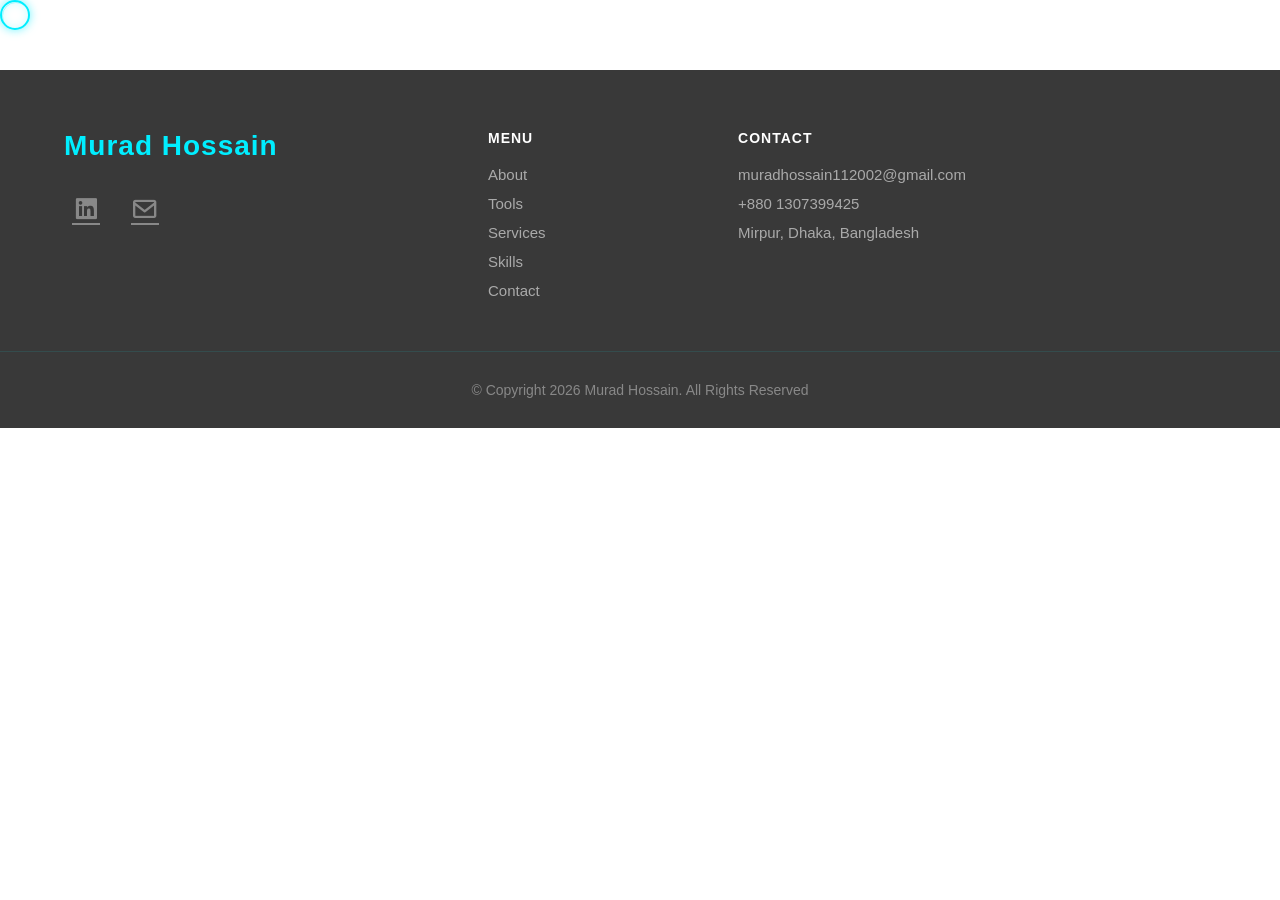
<file: contact.html>
<!DOCTYPE html>
<html lang="en">
<head>
  <meta charset="UTF-8">
  <meta name="viewport" content="width=device-width, initial-scale=1.0">
  <link rel="stylesheet" href="style.css">
  <link href='https://unpkg.com/boxicons@2.1.4/css/boxicons.min.css' rel='stylesheet'>
  <title>Contact - Portfolio</title>
</head>
<body>
  <div class="cursor-follower"></div>
  <header class="header">
    <button class="menu-toggle" aria-label="Toggle navigation menu" aria-expanded="false">
      <span class="hamburger"></span>
    </button>
    <nav class="navbar" aria-label="Main navigation">
      <a href="index.html">Home</a>
      <a href="about.html">About</a>
      <a href="tools.html">Tools</a>
      <a href="services.html">Services</a>
      <a href="skills.html">Skills</a>
      <a href="contact.html">Contact</a>
    </nav>
  </header>
  <main>
    <footer class="contact" id="contact">
      <div class="footer-content">
        <div class="footer-left">
          <div class="footer-logo">
            <h3>Murad Hossain</h3>
          </div>
          <div class="footer-socials">
            <a href="https://www.linkedin.com/in/murad-hossain-170586353" target="_blank" rel="noopener" title="LinkedIn"><i class='bx bxl-linkedin-square'></i></a>
            <a href="mailto:muradhossain112002@gmail.com" title="Email"><i class='bx bx-envelope'></i></a>
          </div>
        </div>
        <div class="footer-links-section">
          <div class="footer-column">
            <h4>MENU</h4>
            <ul>
              <li><a href="about.html">About</a></li>
              <li><a href="tools.html">Tools</a></li>
              <li><a href="services.html">Services</a></li>
              <li><a href="skills.html">Skills</a></li>
              <li><a href="contact.html">Contact</a></li>
            </ul>
          </div>
          <div class="footer-column">
            <h4>CONTACT</h4>
            <ul>
              <li><a href="mailto:muradhossain112002@gmail.com">muradhossain112002@gmail.com</a></li>
              <li><a href="tel:+880130739925">+880 1307399425</a></li>
              <li>Mirpur, Dhaka, Bangladesh</li>
            </ul>
          </div>
        </div>
      </div>
      <div class="footer-bottom">
        <p>&copy; Copyright 2026 Murad Hossain. All Rights Reserved</p>
      </div>
    </footer>
  </main>
<!--Start of Tawk.to Script-->
<script type="text/javascript">
var Tawk_API=Tawk_API||{}, Tawk_LoadStart=new Date();
(function(){
var s1=document.createElement("script"),s0=document.getElementsByTagName("script")[0];
s1.async=true;
s1.src='https://embed.tawk.to/69dc11cf9043e11c35333d15/1jm1qb500';
s1.charset='UTF-8';
s1.setAttribute('crossorigin','*');
s0.parentNode.insertBefore(s1,s0);
})();
</script>
<!--End of Tawk.to Script-->
  <script src="main.js"></script>
</body>
</html>
</file>
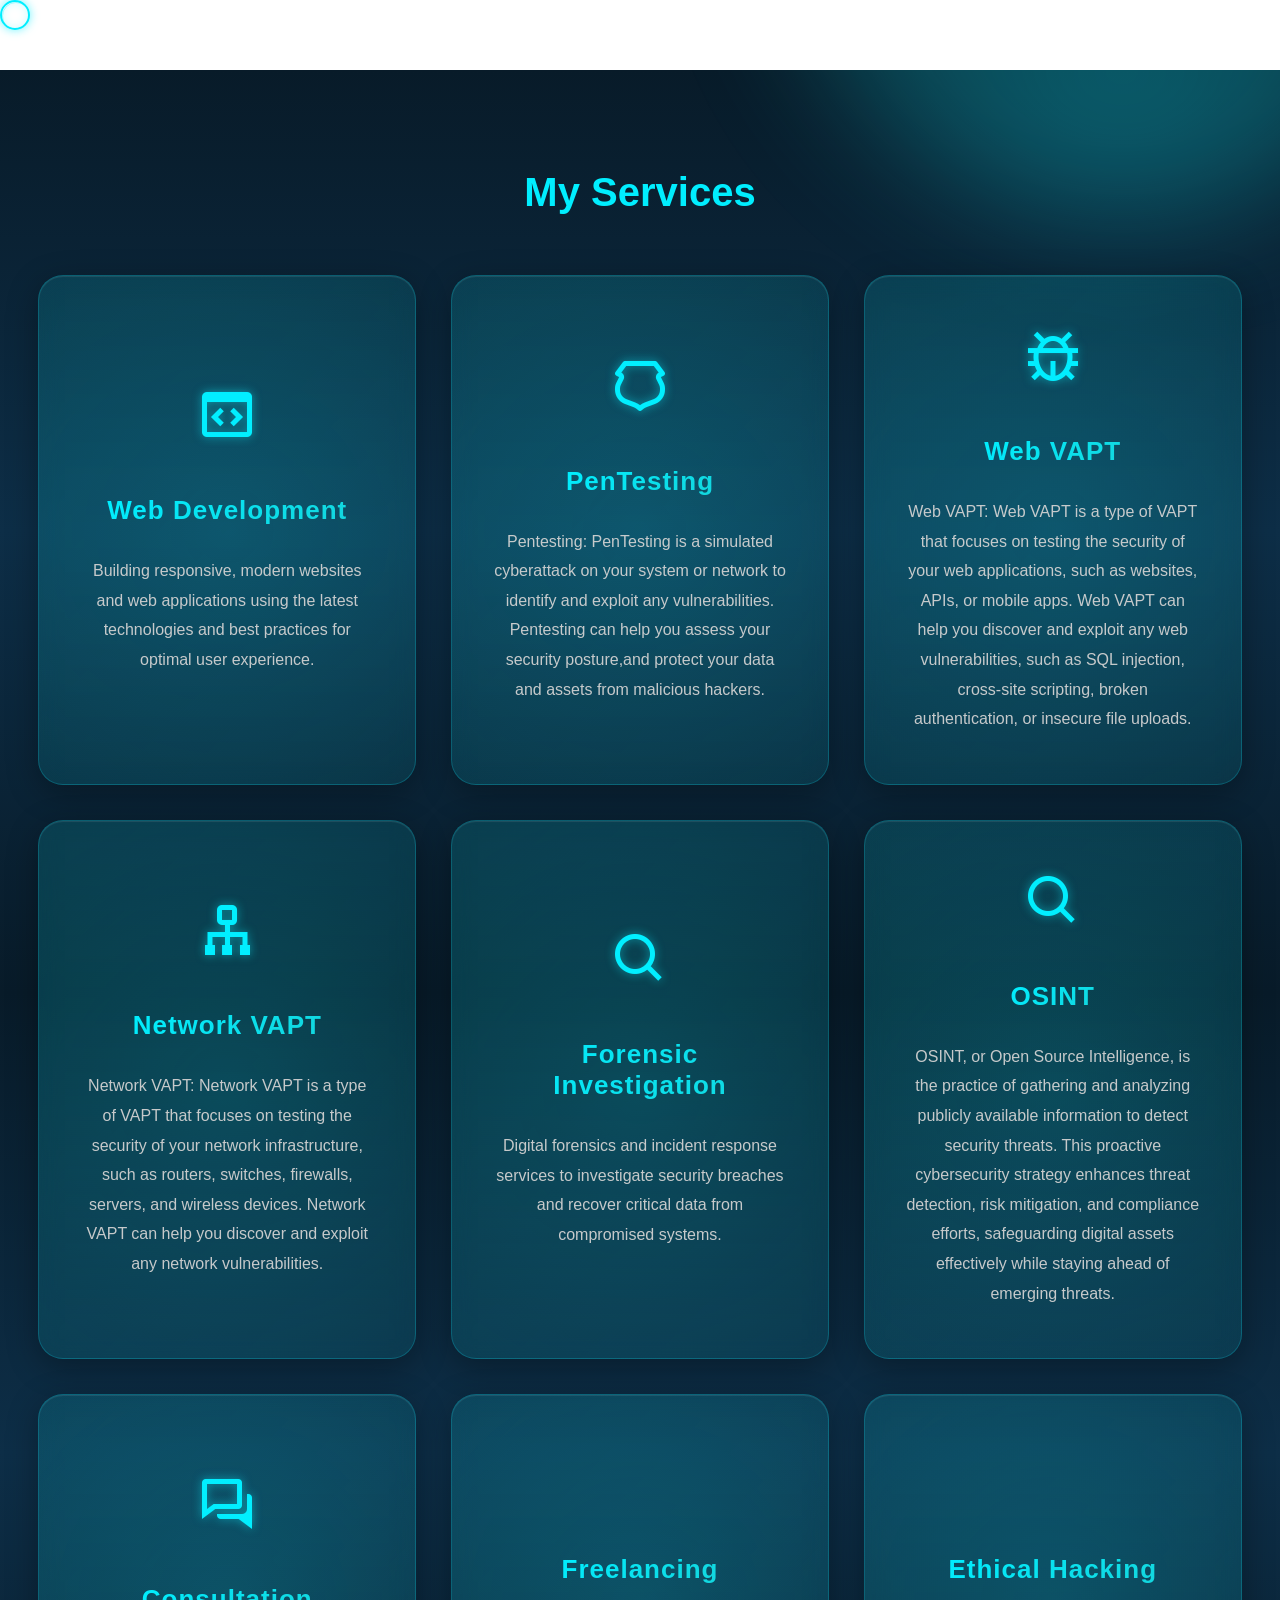
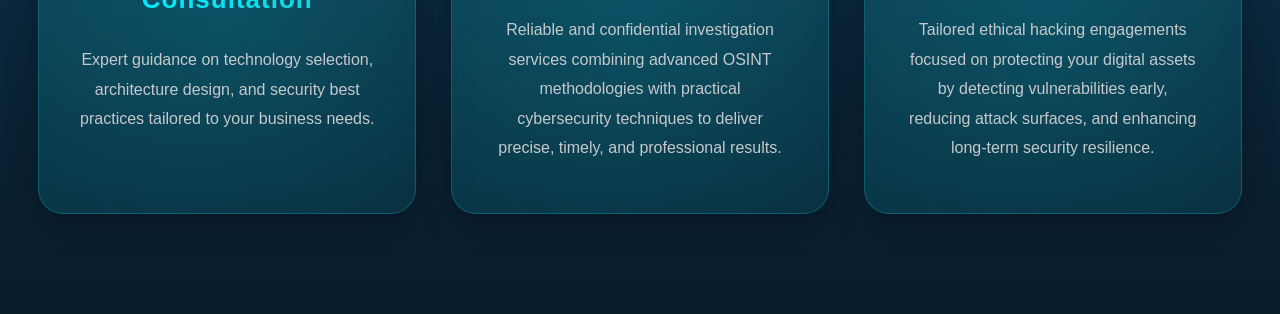
<file: services.html>
<!DOCTYPE html>
<html lang="en">
<head>
  <meta charset="UTF-8">
  <meta name="viewport" content="width=device-width, initial-scale=1.0">
  <link rel="stylesheet" href="style.css">
  <link href='https://unpkg.com/boxicons@2.1.4/css/boxicons.min.css' rel='stylesheet'>
  <title>Services - Portfolio</title>
</head>
<body>
  <div class="cursor-follower"></div>
  <header class="header">
    <button class="menu-toggle" aria-label="Toggle navigation menu" aria-expanded="false">
      <span class="hamburger"></span>
    </button>
    <nav class="navbar" aria-label="Main navigation">
      <a href="index.html">Home</a>
      <a href="about.html">About</a>
      <a href="tools.html">Tools</a>
      <a href="services.html">Services</a>
      <a href="skills.html">Skills</a>
      <a href="contact.html">Contact</a>
    </nav>
  </header>
  <main>
    <section class="offerings" id="offerings">
      <h2 class="headings">My Services</h2>
      <div class="offerings-container">
            <div class="offering-card reveal">
                <div class="offering-icon">
                    <i class='bx bx-code-block'></i>
                </div>
                <h3>Web Development</h3>
                <p>Building responsive, modern websites and web applications using the latest technologies and best practices for optimal user experience.</p>
            </div>

            <div class="offering-card reveal">
                <div class="offering-icon">
                    <i class='bx bx-shield-alt'></i>
                </div>
                <h3>PenTesting</h3>
                <p>Pentesting: PenTesting is a simulated cyberattack on your system or network to identify and exploit any vulnerabilities. Pentesting can help you assess your security posture,and protect your data and assets from malicious hackers.</p>
            </div>

            <div class="offering-card reveal">
                <div class="offering-icon">
                    <i class="bx bx-bug" ></i>
                </div>
                <h3>Web VAPT</h3>
                <p>Web VAPT: Web VAPT is a type of VAPT that focuses on testing the security of your web applications, such as websites, APIs, or mobile apps. Web VAPT can help you discover and exploit any web vulnerabilities, such as SQL injection, cross-site scripting, broken authentication, or insecure file uploads.</p>
            </div>

            <div class="offering-card reveal">
                <div class="offering-icon">
                    <i class="bx bx-sitemap"></i>
                </div>
                <h3>Network VAPT</h3>
                <p>Network VAPT: Network VAPT is a type of VAPT that focuses on testing the security of your network infrastructure, such as routers, switches, firewalls, servers, and wireless devices. Network VAPT can help you discover and exploit any network vulnerabilities.</p>
            </div>

            <div class="offering-card reveal">
                <div class="offering-icon">
                    <i class='bx bx-search'></i>
                </div>
                <h3>Forensic Investigation</h3>
                <p>Digital forensics and incident response services to investigate security breaches and recover critical data from compromised systems.</p>
            </div>

            <div class="offering-card reveal">
                <div class="offering-icon">
                    <i class='bx bx-search'></i>
                </div>
                <h3>OSINT</h3>
                <p>OSINT, or Open Source Intelligence, is the practice of gathering and analyzing publicly available information to detect security threats. This proactive cybersecurity strategy enhances threat detection, risk mitigation, and compliance efforts, safeguarding digital assets effectively while staying ahead of emerging threats.</p>
            </div>

            <div class="offering-card reveal">
                <div class="offering-icon">
                    <i class='bx bx-conversation'></i>
                </div>
                <h3>Consultation</h3>
                <p>Expert guidance on technology selection, architecture design, and security best practices tailored to your business needs.</p>
            </div>

            <div class="offering-card reveal">
                <div class="offering-icon">
                    <i class="bx bx-message-circle-dots"></i>
                </div>
                <h3>Freelancing</h3>
                <p>Reliable and confidential investigation services combining advanced OSINT methodologies with practical cybersecurity techniques to deliver precise, timely, and professional results.</p>
            </div>

            <div class="offering-card reveal">
                <div class="offering-icon">
                    <i class="bx bx-message-circle-dots"></i>
                </div>
                <h3>Ethical Hacking</h3>
                <p>Tailored ethical hacking engagements focused on protecting your digital assets by detecting vulnerabilities early, reducing attack surfaces, and enhancing long-term security resilience.</p>
            </div>

        </div>
    </section>
  </main>
<!--Start of Tawk.to Script-->
<script type="text/javascript">
var Tawk_API=Tawk_API||{}, Tawk_LoadStart=new Date();
(function(){
var s1=document.createElement("script"),s0=document.getElementsByTagName("script")[0];
s1.async=true;
s1.src='https://embed.tawk.to/69dc11cf9043e11c35333d15/1jm1qb500';
s1.charset='UTF-8';
s1.setAttribute('crossorigin','*');
s0.parentNode.insertBefore(s1,s0);
})();
</script>
<!--End of Tawk.to Script-->
  <script src="main.js"></script>
</body>
</html>
</file>
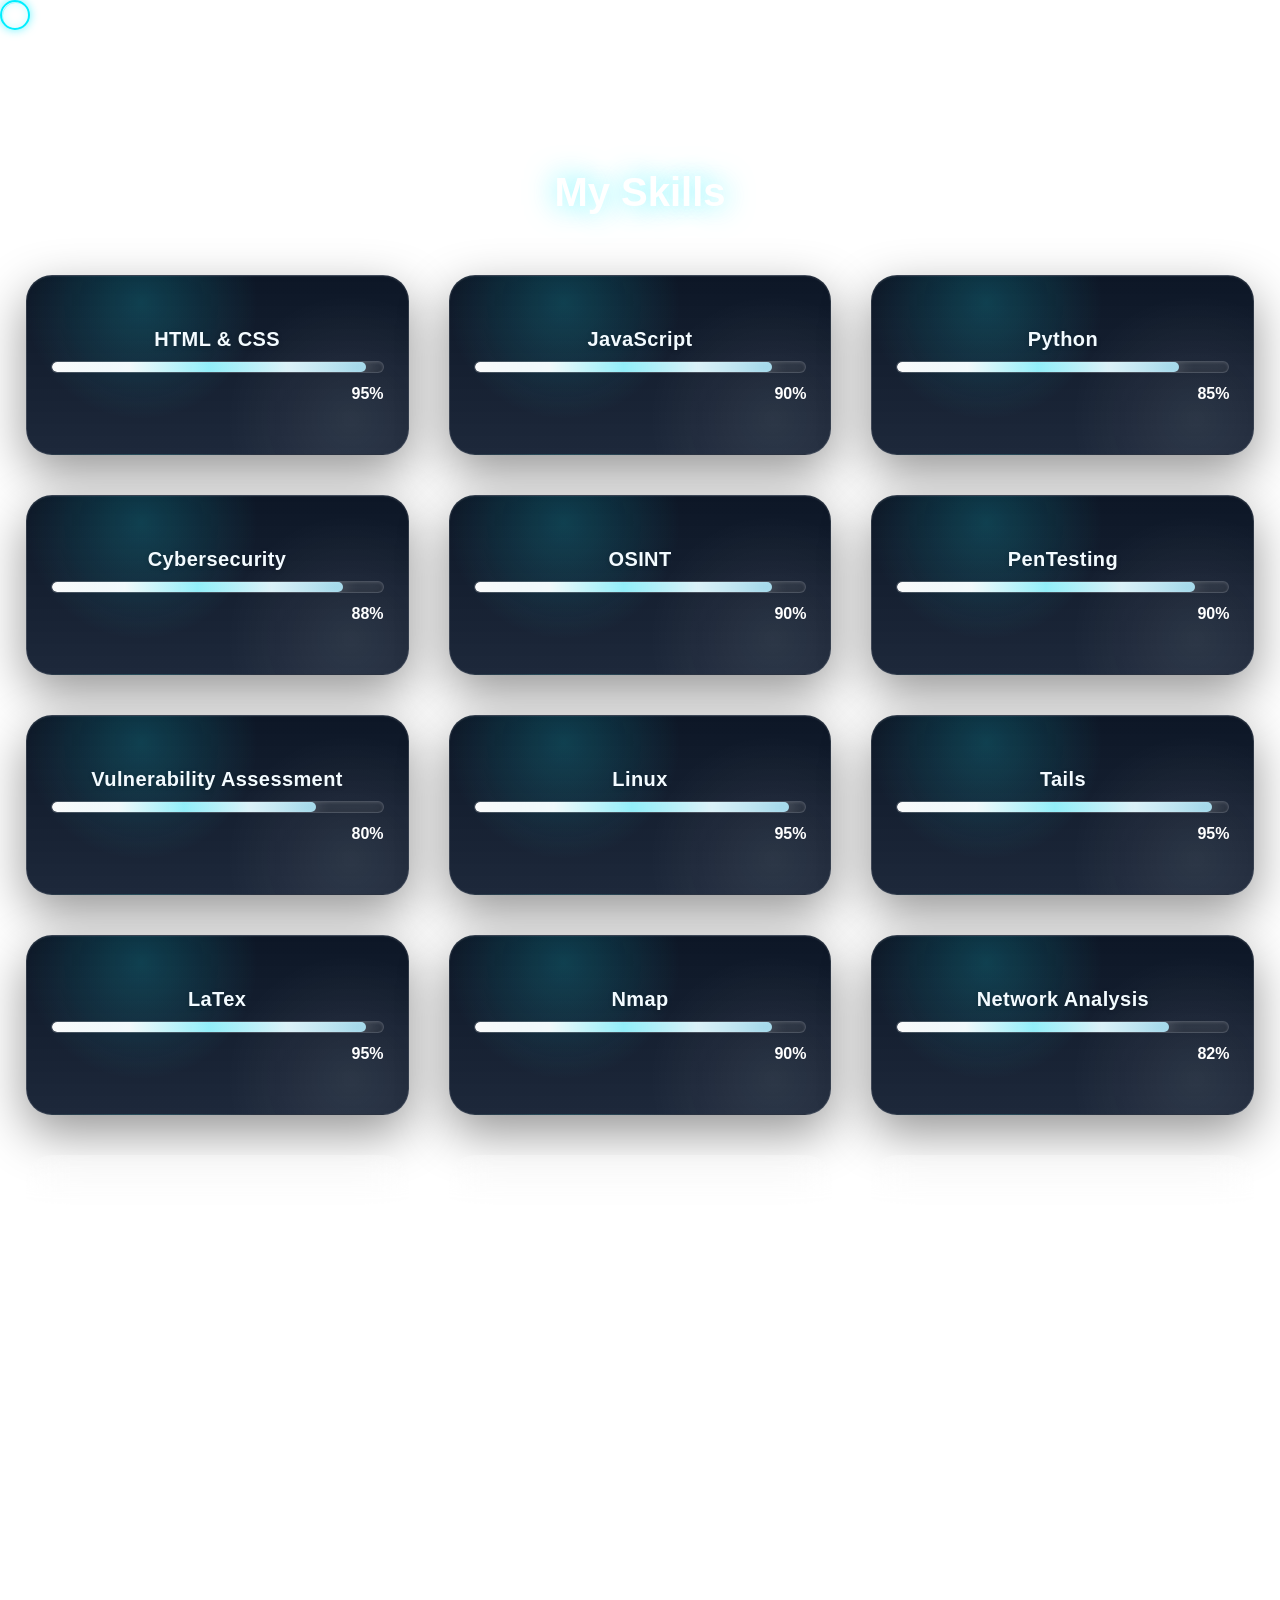
<file: skills.html>
<!DOCTYPE html>
<html lang="en">
<head>
  <meta charset="UTF-8">
  <meta name="viewport" content="width=device-width, initial-scale=1.0">
  <link rel="stylesheet" href="style.css">
  <link href='https://unpkg.com/boxicons@2.1.4/css/boxicons.min.css' rel='stylesheet'>
  <title>Skills - Portfolio</title>
</head>
<body>
  <div class="cursor-follower"></div>
  <header class="header">
    <button class="menu-toggle" aria-label="Toggle navigation menu" aria-expanded="false">
      <span class="hamburger"></span>
    </button>
    <nav class="navbar" aria-label="Main navigation">
      <a href="index.html">Home</a>
      <a href="about.html">About</a>
      <a href="tools.html">Tools</a>
      <a href="services.html">Services</a>
      <a href="skills.html">Skills</a>
      <a href="contact.html">Contact</a>
    </nav>
  </header>
  <main>
    <section class="skills" id="skills">
      <h2 class="heading skills-page-heading">My Skills</h2>
      <div class="skills-container">
        <div class="skill-item reveal">
          <h3>HTML & CSS</h3>
            <div class="progress-bar">
            <div class="progress" style="--progress-width:95%;"></div>
          </div>
          <span class="percentage">95%</span>
        </div>
        <div class="skill-item reveal">
          <h3>JavaScript</h3>
            <div class="progress-bar">
            <div class="progress" style="--progress-width:90%;"></div>
          </div>
          <span class="percentage">90%</span>
        </div>
        <div class="skill-item reveal">
          <h3>Python</h3>
          <div class="progress-bar">
            <div class="progress" style="--progress-width:85%;"></div>
          </div>
          <span class="percentage">85%</span>
        </div>
        <div class="skill-item reveal">
          <h3>Cybersecurity</h3>
          <div class="progress-bar">
            <div class="progress" style="--progress-width:88%;"></div>
          </div>
          <span class="percentage">88%</span>
        </div>
        <div class="skill-item reveal">
          <h3>OSINT</h3>
          <div class="progress-bar">
            <div class="progress" style="--progress-width:90%;"></div>
          </div>
          <span class="percentage">90%</span>
        </div>
        <div class="skill-item reveal">
          <h3>PenTesting</h3>
          <div class="progress-bar">
            <div class="progress" style="--progress-width:90%;"></div>
          </div>
          <span class="percentage">90%</span>
        </div>
        <div class="skill-item reveal">
          <h3>Vulnerability Assessment</h3>
          <div class="progress-bar">
            <div class="progress" style="--progress-width:80%;"></div>
          </div>
          <span class="percentage">80%</span>
        </div>
        <div class="skill-item reveal">
          <h3>Linux</h3>
          <div class="progress-bar">
            <div class="progress" style="--progress-width:95%;"></div>
          </div>
          <span class="percentage">95%</span>
        </div>
        <div class="skill-item reveal">
          <h3>Tails</h3>
          <div class="progress-bar">
            <div class="progress" style="--progress-width:95%;"></div>
          </div>
          <span class="percentage">95%</span>
        </div>
        <div class="skill-item reveal">
          <h3>LaTex</h3>
          <div class="progress-bar">
            <div class="progress" style="--progress-width:95%;"></div>
          </div>
          <span class="percentage">95%</span>
        </div>
        <div class="skill-item reveal">
          <h3>Nmap</h3>
          <div class="progress-bar">
            <div class="progress" style="--progress-width:90%;"></div>
          </div>
          <span class="percentage">90%</span>
        </div>
        <div class="skill-item reveal">
          <h3>Network Analysis</h3>
          <div class="progress-bar">
            <div class="progress" style="--progress-width:82%;"></div>
          </div>
          <span class="percentage">82%</span>
        </div>
        <div class="skill-item reveal">
          <h3>AutoCAD (2D & 3D)</h3>
          <div class="progress-bar">
            <div class="progress" style="--progress-width:85%;"></div>
          </div>
          <span class="percentage">85%</span>
        </div>
        <div class="skill-item reveal">
          <h3>Cyber Threat Intelligence (CTI)</h3>
          <div class="progress-bar">
            <div class="progress" style="--progress-width:85%;"></div>
          </div>
          <span class="percentage">85%</span>
        </div>
        <div class="skill-item reveal">
          <h3>Digital Forensics</h3>
          <div class="progress-bar">
            <div class="progress" style="--progress-width:80%;"></div>
          </div>
          <span class="percentage">80%</span>
        </div>
        <div class="skill-item reveal">
          <h3>Database Management</h3>
          <div class="progress-bar">
            <div class="progress" style="--progress-width:78%;"></div>
          </div>
          <span class="percentage">78%</span>
        </div>
        <div class="skill-item reveal">
          <h3>Cloud Security</h3>
          <div class="progress-bar">
            <div class="progress" style="--progress-width:75%;"></div>
          </div>
          <span class="percentage">75%</span>
        </div>
        <div class="skill-item reveal">
          <h3>Ethical Hacking</h3>
          <div class="progress-bar">
            <div class="progress" style="--progress-width:85%;"></div>
          </div>
          <span class="percentage">85%</span>
        </div>
      </div>
    </section>
  </main>
<!--Start of Tawk.to Script-->
<script type="text/javascript">
var Tawk_API=Tawk_API||{}, Tawk_LoadStart=new Date();
(function(){
var s1=document.createElement("script"),s0=document.getElementsByTagName("script")[0];
s1.async=true;
s1.src='https://embed.tawk.to/69dc11cf9043e11c35333d15/1jm1qb500';
s1.charset='UTF-8';
s1.setAttribute('crossorigin','*');
s0.parentNode.insertBefore(s1,s0);
})();
</script>
<!--End of Tawk.to Script-->
  <script src="main.js"></script>
</body>
</html>
</file>
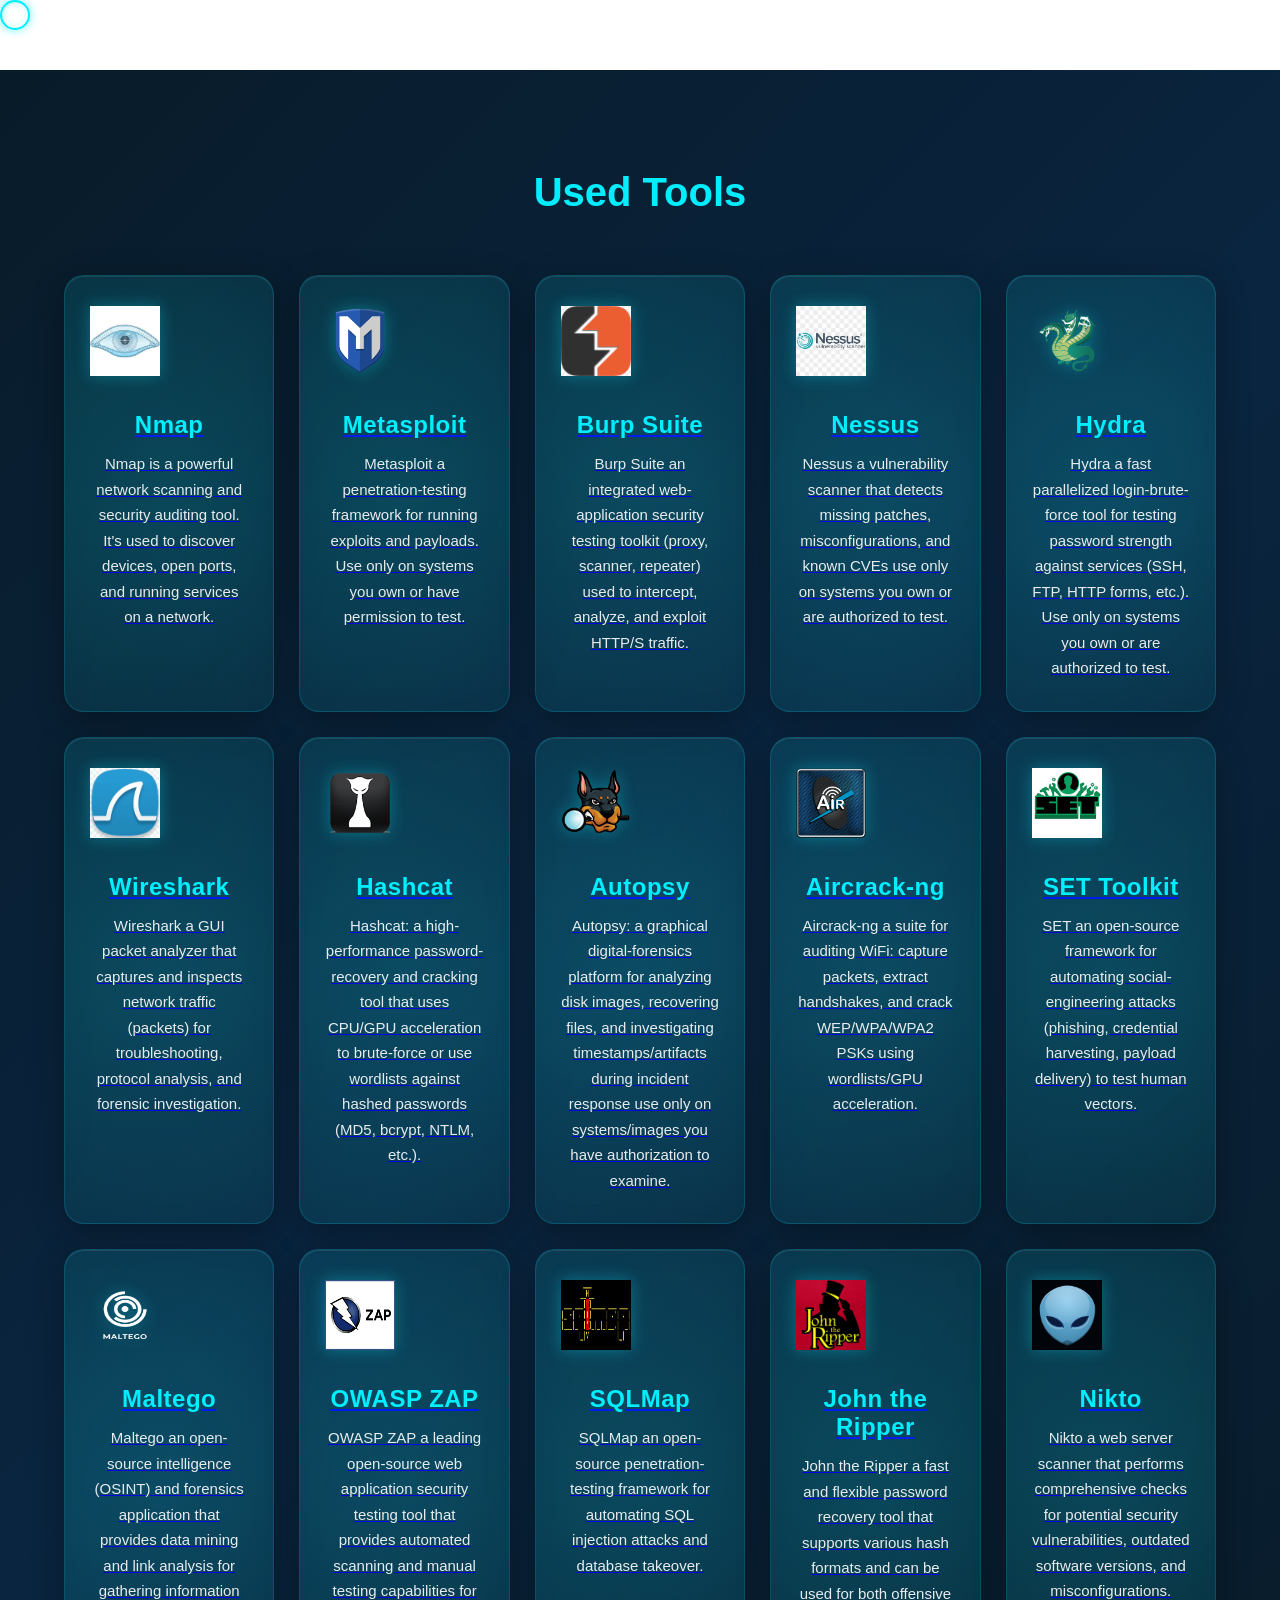
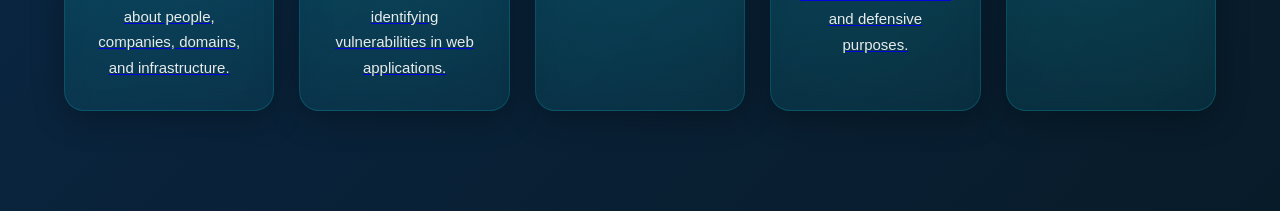
<file: tools.html>
<!DOCTYPE html>
<html lang="en">
<head>
  <meta charset="UTF-8">
  <meta name="viewport" content="width=device-width, initial-scale=1.0">
  <link rel="stylesheet" href="style.css">
  <link href='https://unpkg.com/boxicons@2.1.4/css/boxicons.min.css' rel='stylesheet'>
  <title>Tools - Portfolio</title>
</head>
<body>
  <div class="cursor-follower"></div>
  <header class="header">
    <button class="menu-toggle" aria-label="Toggle navigation menu" aria-expanded="false">
      <span class="hamburger"></span>
    </button>
    <nav class="navbar" aria-label="Main navigation">
      <a href="index.html">Home</a>
      <a href="about.html">About</a>
      <a href="tools.html">Tools</a>
      <a href="services.html">Services</a>
      <a href="skills.html">Skills</a>
      <a href="contact.html">Contact</a>
    </nav>
  </header>
  <main>
    <section class="services" id="services">
      <h2 class="heading">Used Tools</h2>
      <div class="services-container">

        <a href="https://nmap.org" target="_blank" class="service-link">
          <div class="services-box">
            <img src="Nmap.jpeg" class="service-logo">
            <h3>Nmap</h3>
            <p>Nmap is a powerful network scanning and security auditing tool. It's used to discover devices, open ports, and running services on a network.</p>
          </div>
        </a>

        <a href="https://www.metasploit.com" target="_blank" class="service-link">
          <div class="services-box">
            <img src="Metasploit.png" class="service-logo">
            <h3>Metasploit</h3>
            <p>Metasploit a penetration-testing framework for running exploits and payloads. Use only on systems you own or have permission to test.</p>
          </div>
        </a>

        <a href="https://portswigger.net/burp" target="_blank" class="service-link">
          <div class="services-box">
            <img src="Burpsuite.png" class="service-logo">
            <h3>Burp Suite</h3>
            <p>Burp Suite an integrated web-application security testing toolkit (proxy, scanner, repeater) used to intercept, analyze, and exploit HTTP/S traffic.</p>
          </div>
        </a>

        <a href="https://www.tenable.com/products/nessus" target="_blank" class="service-link">
          <div class="services-box">
            <img src="Nessus.jpeg" class="service-logo">
            <h3>Nessus</h3>
            <p>Nessus a vulnerability scanner that detects missing patches, misconfigurations, and known CVEs use only on systems you own or are authorized to test.</p>
          </div>
        </a>

        <a href="https://github.com/vanhauser-thc/thc-hydra" target="_blank" class="service-link">
          <div class="services-box">
            <img src="Hydra.svg" class="service-logo">
            <h3>Hydra</h3>
            <p>Hydra a fast parallelized login-brute-force tool for testing password strength against services (SSH, FTP, HTTP forms, etc.). Use only on systems you own or are authorized to test.</p>
          </div>
        </a>

        <a href="https://www.wireshark.org" target="_blank" class="service-link">
          <div class="services-box">
            <img src="Wireshark.png" class="service-logo">
            <h3>Wireshark</h3>
            <p>Wireshark a GUI packet analyzer that captures and inspects network traffic (packets) for troubleshooting, protocol analysis, and forensic investigation.</p>
          </div>
        </a>

        <a href="https://hashcat.net/hashcat/" target="_blank" class="service-link">
          <div class="services-box">
            <img src="Hashcat.png" class="service-logo">
            <h3>Hashcat</h3>
            <p>Hashcat: a high-performance password-recovery and cracking tool that uses CPU/GPU acceleration to brute-force or use wordlists against hashed passwords (MD5, bcrypt, NTLM, etc.).</p>
          </div>
        </a>

        <a href="https://www.autopsy.com" target="_blank" class="service-link">
          <div class="services-box">
            <img src="Autopsy.png" class="service-logo">
            <h3>Autopsy</h3>
            <p>Autopsy: a graphical digital-forensics platform for analyzing disk images, recovering files, and investigating timestamps/artifacts during incident response use only on systems/images you have authorization to examine.</p>
          </div>
        </a>

        <a href="https://www.aircrack-ng.org" target="_blank" class="service-link">
          <div class="services-box">
            <img src="Aircrack.png" class="service-logo">
            <h3>Aircrack-ng</h3>
            <p>Aircrack-ng a suite for auditing WiFi: capture packets, extract handshakes, and crack WEP/WPA/WPA2 PSKs using wordlists/GPU acceleration.</p>
          </div>
        </a>

        <a href="https://github.com/trustedsec/social-engineer-toolkit" target="_blank" class="service-link">
          <div class="services-box">
            <img src="Setool.png" class="service-logo">
            <h3>SET Toolkit</h3>
            <p>SET an open-source framework for automating social-engineering attacks (phishing, credential harvesting, payload delivery) to test human vectors.</p>
          </div>
        </a>

        <a href="https://www.maltego.com" target="_blank" class="service-link">
          <div class="services-box">
            <img src="maltego-light.png" class="service-logo">
            <h3>Maltego</h3>
            <p>Maltego an open-source intelligence (OSINT) and forensics application that provides data mining and link analysis for gathering information about people, companies, domains, and infrastructure.</p>
          </div>
        </a>

        <a href="https://www.zaproxy.org" target="_blank" class="service-link">
          <div class="services-box">
            <img src="owasp-zap.png" class="service-logo">
            <h3>OWASP ZAP</h3>
            <p>OWASP ZAP a leading open-source web application security testing tool that provides automated scanning and manual testing capabilities for identifying vulnerabilities in web applications.</p>
          </div>
        </a>

        <a href="https://sqlmap.org" target="_blank" class="service-link">
          <div class="services-box">
            <img src="Sqlmap_logo.png" class="service-logo">
            <h3>SQLMap</h3>
            <p>SQLMap an open-source penetration-testing framework for automating SQL injection attacks and database takeover.</p>
          </div>
        </a>

        <a href="https://www.kali.org/tools/john/" target="_blank" class="service-link">
          <div class="services-box">
            <img src="John.jpg" class="service-logo">
            <h3>John the Ripper</h3>
            <p>John the Ripper a fast and flexible password recovery tool that supports various hash formats and can be used for both offensive and defensive purposes.</p>
          </div>
        </a>

        <a href="https://www.kali.org/tools/nikto/" target="_blank" class="service-link">
          <div class="services-box">
            <img src="Nikto.png" class="service-logo">
            <h3>Nikto</h3>
            <p>Nikto a web server scanner that performs comprehensive checks for potential security vulnerabilities, outdated software versions, and misconfigurations.</p>
          </div>
        </a>

      </div>




        
        
   
    </section>
  </main>
<!--Start of Tawk.to Script-->
<script type="text/javascript">
var Tawk_API=Tawk_API||{}, Tawk_LoadStart=new Date();
(function(){
var s1=document.createElement("script"),s0=document.getElementsByTagName("script")[0];
s1.async=true;
s1.src='https://embed.tawk.to/69dc11cf9043e11c35333d15/1jm1qb500';
s1.charset='UTF-8';
s1.setAttribute('crossorigin','*');
s0.parentNode.insertBefore(s1,s0);
})();
</script>
<!--End of Tawk.to Script-->
  <script src="main.js"></script>
</body>
</html>
</file>
<file: style.css>
*{
    margin: 0;
    padding: 0;
    box-sizing: border-box;
    scroll-behavior: smooth;
    font-family: 'poppins', sans-serif;
    cursor: none;
}

/* Respect user's motion preferences for better performance */
@media (prefers-reduced-motion: reduce) {
    * {
        scroll-behavior: auto !important;
        animation-duration: 0.01ms !important;
        animation-iteration-count: 1 !important;
        transition-duration: 0.01ms !important;
    }
}

:root{
    --bg: #081b29;
    --text: #ededed;
    --muted: #d1d1d1;
    --primary: #0ef;
    --accent: #13d6de;
    --glass: rgba(255,255,255,0.04);
    --header-height: 70px;
}

html[data-theme='light']{
    --bg: #ffffff;
    --text: #121212;
    --muted: #333333;
    --primary: #0066cc;
    --glass: rgba(0,0,0,0.04);
}

/* Cursor Follower Animation */
.cursor-follower {
    position: fixed;
    width: 30px;
    height: 30px;
    border: 2px solid #0ef;
    border-radius: 50%;
    left: 0;
    top: 0;
    pointer-events: none;
    z-index: 9999;
    box-shadow: 0 0 10px rgba(14, 239, 255, 0.6), inset 0 0 10px rgba(14, 239, 255, 0.2);
    transform: translate3d(0, 0, 0);
    will-change: transform;
}

.cursor-follower::before {
    content: '';
    position: absolute;
    width: 100%;
    height: 100%;
    border-radius: 50%;
    border: 1px solid rgba(14, 239, 255, 0.3);
    animation: pulseRing 1.5s ease-out infinite;
}

@keyframes pulseRing {
    0% {
        transform: scale(1);
        opacity: 1;
    }
    100% {
        transform: scale(1.5);
        opacity: 0;
    }
}

body {
    color: var(--text);
    background: var(--bg);
    transition: background .25s ease, color .25s ease;
}

/* Hide cursor on touch devices */
@media (hover: none) and (pointer: coarse) {
    * {
        cursor: none !important;
    }
}

/* reserve space for fixed header so sections start below it */
body {
    padding-top: var(--header-height);
}

.home .background-video,
.about .background-video,
.services .background-video {
    position: absolute;
    top: 0;
    left: 0;
    width: 100%;
    height: var(--header-height);   /* match navbar height */
    object-fit: cover;
    z-index: -1;
}

.home, .about, .services {
    min-height: var(--header-height);
}

header{
    position: fixed;
    top: 0;
    left: 0;
    width: 100%;
    height: 70px;
    background: transparent;
    display: flex;
    justify-content: center;    /* centre the navbar */
    align-items: center;
    transition: all 0.4s ease;
    z-index: 1000;
}

/* style the centered nav to look like the screenshot */
header .navbar {
    background: #081b29;           /* dark blob colour */
    padding: 8px 0;                /* remove horizontal space */
    width: 100%;                  /* fill entire header width */
    border-radius: 0;             /* square ends */
    display: flex;                /* full width flex container */
    justify-content: center;
    gap: 20px;
}

header .navbar a {
    color: #fff;
    text-decoration: none;
    font-weight: 500;
}

header .navbar a:hover {
    color: var(--primary);
}

/* hide logo & controls now that only navbar is shown */
.logo,
.header-controls {
    display: none;
} 


/* hide header when scrolling down */
header.hide{
    transform: translateY(-100%);
}

.logo{
    position: absolute;
    left: 10%;
    font-size: 20px;
    color: #fff;
    font-weight: 600;
    text-decoration: none;
    cursor: default;
    animation: slideRight 1s ease forwards;
}

.navbar{
    flex: 1;
    display: flex;
    justify-content: center;
    align-items: center;
}

/* Center the navbar and make it transparent over the hero image */
header .navbar {
    background: transparent;
    backdrop-filter: blur(12px);
    -webkit-backdrop-filter: blur(12px);
    border: 1px solid rgba(255, 255, 255, 0.12);
    box-shadow: none;
    width: min(980px, 94%);
    max-width: 980px;
    margin: 0 auto;
    padding: 8px 22px;
    border-radius: 45px;
    display: flex;
    justify-content: center;
    align-items: center;
    gap: 20px;
    position: relative;
    z-index: 1001;
}

header .navbar a {
    color: #fff;
    text-decoration: none;
    font-weight: 600;
    letter-spacing: 0.04em;
    font-size: 16px;
    text-transform: capitalize;
    padding: 10px 14px;
    border-radius: 20px;
    transition: all 0.25s ease;
}

header .navbar a:hover,
header .navbar a:focus-visible {
    color: #0ef;
    background: rgba(255, 255, 255, 0.14);
    transform: translateY(-1px);
}


.header-controls{
    display: flex;
    align-items: center;
    gap: 12px;
    position: absolute;
    right: 10%;
}

/* Hide header on scroll down */
header.header-hidden {
    transform: translateY(-100%);
}

.menu-toggle {
    display: none;
    background: transparent;
    border: none;
    color: #fff;
    font-size: 24px;
    padding: 10px 15px;
    cursor: pointer;
    position: relative;
    z-index: 1003;
    transition: transform 0.3s ease;
}

.menu-toggle:focus {
    outline: 2px solid #0ef;
    outline-offset: 2px;
}

.hamburger {
    display: block;
    width: 25px;
    height: 3px;
    background: #fff;
    position: relative;
    transition: background 0.3s ease;
}

.hamburger::before,
.hamburger::after {
    content: '';
    display: block;
    width: 25px;
    height: 3px;
    background: #fff;
    position: absolute;
    transition: all 0.3s ease;
}

.hamburger::before {
    top: -8px;
}

.hamburger::after {
    top: 8px;
}

.header.open .hamburger {
    background: transparent;
}

.header.open .hamburger::before {
    transform: rotate(45deg);
    top: 0;
}

.header.open .hamburger::after {
    transform: rotate(-45deg);
    top: 0;
}

@media (max-width: 768px) {
    .menu-toggle {
        display: block;
    }

    .menu-toggle:focus, #theme-toggle:focus{
        outline: 2px solid var(--primary);
        outline-offset: 2px;
    }

    /* mobile nav behavior */
    .navbar{
        display: flex;
        align-items: center;
        justify-content: center;
        flex: 1;
    }
}

.menu-icon {
    display: block;
    font-size: 30px;
    color: white;
    cursor: pointer;
    transition: color 0.3s;
}

.menu-icon:hover {
    color: #0ef;
}


.home-image {
    
    animation: slideLeft 1s ease forwards;
    animation-delay: 1s;
}
.logo {
    position: absolute;
    left: 10%;
    font-size: 20px;
    color: #fff;
    font-weight: 600;
    text-decoration: none;
    cursor: default;
    animation: slideRight 1s ease forwards;
}

header.shrink .logo {
    font-size: 16px;
    writing-mode: vertical-rl;
    text-orientation: mixed;
    margin-bottom: 20px;
}

.navbar a {
    display: inline-block;
    font-size: 16px;
    color: #fff;
    text-decoration: none;
    font-weight: 600;
    margin: 0 10px;
    transition: all 0.25s ease;
    animation: slideTop .5s ease forwards;
}

.navbar a:hover,
.navbar a:focus-visible {
    color: #0ef;
    background: rgba(255, 255, 255, 0.14);
    transform: translateY(-1px);
}

header.shrink .navbar {
    flex-direction: column;
    margin-top: 50px;
}

header.shrink .navbar a {
    margin-left: 0;
    margin-bottom: 20px;
    font-size: 18px;
    writing-mode: vertical-rl;
    text-orientation: mixed;
    transform: rotate(180deg);
}

.navbar a:hover {
    color: #0ef;
    text-decoration: underline;
}


.home{
    position: relative;
    width: 100%;
    justify-content: space-between;
    min-height: calc(100vh - var(--header-height));
    background-attachment: fixed;
    display: flex;
    align-items: center;
    text-align: left;
    padding: 0 6%;
    gap: 40px;
}

.home, .about, .services {
    overflow: hidden;
}

.home-content{
    max-width: 800px;
    flex: 1 1 55%;
    position: relative;
    padding: 30px 10px;
}

.home-content, .about-text, .about-img, .hero, .services-container{
    position: relative;
    z-index: 2; /* ensure content appears above overlay/video */
}

/* video wrapper + overlay to improve readability */
.video-wrap{
    position: absolute;
    inset: 0 0 0 0;
    overflow: hidden;
    z-index: 0; /* sit behind primary content */
}
.home .video-wrap {
    position: fixed;
    top: 0;
    left: 0;
    width: 100%;
    height: 100vh;
    z-index: -1; /* background for header + home */
}

.about .video-wrap,
.services .video-wrap {
    position: absolute;
    inset: 0;
    z-index: 0;
}

.video-wrap .background-video{
    width: 100%;
    height: 100%;
    object-fit: cover;
    position: absolute;
    top: 0;
    left: 0;
    z-index: -1; /* behind overlay */
}
.video-overlay{
    position: absolute;
    inset: 0;
    background: linear-gradient(180deg, rgba(8,27,41,0.55), rgba(8,27,41,0.7));
    pointer-events: none;
    z-index: 0; /* overlay above video but below content */
}

/* reveal animation */
.reveal{
    opacity: 0;
    transform: translateY(20px);
    transition: opacity .6s ease, transform .6s ease;
}
.reveal.active{
    opacity: 1;
    transform: none;
}

.home-content h3{
    color: #00e5ff;
    font-size: 30px;
    font-weight: 700;
    animation: slideRight 1s ease forwards;
    animation-delay: .7s;

}

.home-content h3:nth-of-type(2) {
    margin-bottom: 30px;
    animation: slideTop 1s ease forwards;
    animation-delay: .7s;
}

.home-content h3 span {
    color: #0ef;
}

.home-content h1 {
    font-size: 56px;
    
    color: #ffffff;
    font-weight: 700;
    margin: -3px 0;
    animation: slideRight 1s ease forwards;
    animation-delay: 1s;
}

.home-content p {
    font-size: 20px;
    color: #d1d1d1;
    animation: slideLeft 1s ease forwards;
    animation-delay: 1s;
}


.text{
    color: #0ef;
    font-size: 25px;
    font-weight: 700; } 


.btn-sci {
    margin-top: 80px;
    display: flex;
    align-items: center;
    animation: slideTop 1s ease forwards;
    animation-delay: 1.2s;
}


 @keyframes slideLeft {
    from { transform: translateX(100px); opacity: 0; }
    to { transform: translateX(0); opacity: 1; }
}

@keyframes slideRight {
    from { transform: translateX(-100px); opacity: 0; }
    to { transform: translateX(0); opacity: 1; }
}

@keyframes slideTop {
    from { transform: translateY(100px); opacity: 0; }
    to { transform: translateY(0); opacity: 1; }
}

@keyframes iconPulse {
    0% {
        transform: scale(1);
    }
    50% {
        transform: scale(1.1);
    }
    100% {
        transform: scale(1);
    }
} 

.btn-box {
    display: inline-block;
    padding: 12px 30px;
    background: var(--primary);
    color: #081b29;
    font-size: 18px;
    font-weight: 800;
    border-radius: 6px;
    text-decoration: none;
    margin-right: 30px;
    transition: .3s;
}

.services-container .btn-box {
    display: block;
    margin: 30px auto 0 auto !important;
    width: fit-content;
    grid-column: 1 / -1;
}

.offerings-container .btn-box {
    display: block;
    margin: 30px auto 0 auto !important;
    width: fit-content;
    grid-column: 1 / -1;
}

/*  */

.skills .btn-box {
    position: relative;
    z-index: 2;
}

.section-btn {
    display: block;
    margin: 35px auto 60px auto !important;
    width: fit-content;
    min-width: 180px;
    padding: 12px 30px !important;
    font-size: 18px;
    font-weight: 800;
    text-align: center;
    border-radius: 10px;
    box-sizing: border-box;
}

.btn-box:hover {
    background: var(--accent);
    color: #070000;
    box-shadow: 0 0 5px cyan,
    0 0 25px cyan, 0 0 50px cyan,
     0 0 100px cyan, 0 0 200px cyan;
}

.sci a {
    font-size: 35px;
    color: #fff;
    margin-right: 30px;
    transition: all 0.4s cubic-bezier(0.34, 1.56, 0.64, 1);
    position: relative;
    display: inline-flex;
    align-items: center;
    justify-content: center;
    width: 65px;
    height: 65px;
    border-radius: 30px;
    background: linear-gradient(135deg, rgba(14, 239, 255, 0.1), rgba(19, 214, 222, 0.08));
    backdrop-filter: blur(10px);
    border: 1.5px solid rgba(14, 239, 255, 0.3);
    box-shadow: 0 8px 20px rgba(0, 0, 0, 0.3), inset 0 1px 1px rgba(255, 255, 255, 0.1);
}

.sci a::before {
    content: '';
    position: absolute;
    inset: 0;
    border-radius: 12px;
    padding: 2px;
    background: linear-gradient(135deg, #0ef, #13d6de);
    -webkit-mask: linear-gradient(#fff 0 0) content-box, linear-gradient(#fff 0 0);
    -webkit-mask-composite: xor;
    mask-composite: exclude;
    opacity: 0;
    transition: opacity 0.4s ease;
    z-index: -1;
}

.sci a:nth-child(1) { /* Facebook */
    --glow-color: #1877f2;
}

.sci a:nth-child(2) { /* GitHub */
    --glow-color: #171515;
}

.sci a:nth-child(3) { /* LinkedIn */
    --glow-color: #0a66c2;
}

.sci a:nth-child(4) { /* WhatsApp */
    --glow-color: #25d366;
}

.sci a:hover {
    transform: translateY(-8px) scale(1.15);
    background: linear-gradient(135deg, rgba(14, 239, 255, 0.25), rgba(19, 214, 222, 0.15));
    border-color: rgba(14, 239, 255, 0.8);
    box-shadow: 
        0 15px 40px rgba(0, 0, 0, 0.4),
        0 0 20px var(--glow-color),
        0 0 40px rgba(14, 239, 255, 0.3),
        inset 0 1px 1px rgba(255, 255, 255, 0.2);
}

.sci a i {
    color: #ffffff !important;
}

.sci a:hover i {
    text-shadow: 0 0 10px #ffffff, 0 0 20px #ffffff !important;
    filter: drop-shadow(0 0 15px #ffffff);
    animation: iconPulse 0.6s ease-out;
}


.hero {
    position: relative; /* make it a reference for absolute children */
    display: flex;
    align-items: center;
    justify-content: center;
    flex: 0 0 auto;
}

.hero .home-img{
    margin: 0;
}


.hero .home-img .img-box{
    width: 420px;
    height: 420px;
    display: flex;
    align-items: center;
    justify-content: center;
    border: 5px solid rgb(20, 219, 110);
    outline: none;
    box-shadow: 0 22px 20px white;
    border-radius: 50%;
    background-color: transparent;
    overflow: hidden;
}

.home-img .img-box img{
    width: 100%;
    height: 100%;
    object-fit: cover;
    object-position: center;
    border-radius: 50%;
}

@media (max-width: 1000px){
    .home-img .img-box img{ width: 260px; height:260px }
    .home-content h1{ font-size: 38px }
    .navbar a{ font-size: 18px; margin-left: 18px }
}

/* Mobile-first responsive design */
@media (max-width: 768px) {
    .navbar {
        display: none !important; /* Force hide by default on mobile */
        position: fixed;
        top: 0;
        left: 0;
        width: 70%;
        max-width: 280px;
        height: 100vh;
        background: rgba(8, 27, 41, 0.99);
        backdrop-filter: blur(20px);
        flex-direction: column;
        gap: 0;
        padding: 100px 0 20px 0;
        border-radius: 0;
        box-shadow: 10px 0 30px rgba(0, 0, 0, 0.5);
        overflow-y: auto;
        z-index: 1000;
    }
    
    .header.open .navbar {
        display: flex !important; /* Show when header has 'open' class */
        animation: slideLeft 0.3s ease forwards;
    }
    
    @keyframes slideLeft {
        from {
            opacity: 0;
            transform: translateX(-100%);
        }
        to {
            opacity: 1;
            transform: translateX(0);
        }
    }
    
    .navbar a {
        padding: 18px 25px;
        width: 100%;
        text-align: left;
        border-bottom: 1px solid rgba(255, 255, 255, 0.1);
        display: block;
        color: #fff;
        text-decoration: none;
        font-weight: 600;
        transition: all 0.25s ease;
    }
    
    .navbar a:hover {
        background: rgba(14, 239, 255, 0.15);
        color: #0ef;
        padding-left: 35px;
    }
    
    .navbar a:last-child {
        border-bottom: none;
    }

    .video-wrap {
        display: none !important;
    }

    .home, .about, .services, .skills {
        min-height: auto;
        background: radial-gradient(circle at top, rgba(14, 239, 255, 0.05), rgba(8, 27, 41, 0.95));
    }

    .about-text,
    .services-box,
    .offering-card,
    .skill-item,
    .experience-card {
        max-width: 100%;
        width: 100%;
    }

    .about-text {
        margin: 0 auto;
    }

    .home {
        flex-direction: column;
        text-align: center;
        padding: 20px 5%;
        gap: 30px;
        min-height: auto;
    }
    
    .home-content {
        max-width: 100%;
        padding: 20px 0;
    }
    
    .home-content h1 {
        font-size: 36px;
    }
    
    .home-content h3 {
        font-size: 24px;
    }
    
    .home-content p {
        font-size: 18px;
    }
    
    .hero {
        order: -1; /* Image first on mobile */
    }
    
    .home-img .img-box {
        width: 250px;
        height: 250px;
    }
    
    .btn-sci {
        justify-content: center;
        flex-wrap: wrap;
        gap: 15px;
    }
    
    .sci a {
        width: 50px;
        height: 50px;
        font-size: 28px;
    }
    
    .about {
        padding: 60px 5%;
    }
    
    .about-text {
        padding: 40px 20px;
    }
    
    .about-text h2 {
        font-size: 40px;
    }
    
    .services .services-container {
        grid-template-columns: repeat(2, 1fr);
        gap: 20px;
        padding: 0 5%;
    }
    
    .offerings-container {
        grid-template-columns: 1fr;
        gap: 25px;
        padding: 0 5%;
    }
    
    .offering-card {
        padding: 30px 20px;
        min-height: 280px;
    }
    
    .skills-container {
        grid-template-columns: 1fr;
        gap: 20px;
        padding: 0 5%;
    }
    
    .skill-item {
        padding: 20px;
    }
    
    .experiences .heading,
    .services h2,
    .offerings .headings,
    .skills .heading {
        font-size: 32px;
        margin-bottom: 40px;
    }
    
    .experience-container {
        grid-template-columns: 1fr;
        gap: 25px;
        padding: 0 5%;
    }
    
    .experience-card {
        padding: 25px 20px;
    }
    
    .footer-content {
        grid-template-columns: 1fr;
        gap: 30px;
        padding: 0 5%;
    }
    
    .footer-links-section {
        grid-template-columns: 1fr;
        gap: 25px;
    }
    
    .footer-socials {
        justify-content: center;
    }
}

@media (max-width: 480px) {
    .services .services-container {
        grid-template-columns: 1fr;
    }
    
    .home-content h1 {
        font-size: 28px;
    }
    
    .home-content h3 {
        font-size: 20px;
    }
    
    .home-img .img-box {
        width: 200px;
        height: 200px;
    }
    
    .about-text h2 {
        font-size: 32px;
    }
    
    .about-text {
        padding: 30px 15px;
    }
    
    .offering-card {
        padding: 25px 15px;
    }
    
    .btn-box {
        padding: 10px 20px;
        font-size: 16px;
    }
    
    .btn-sci {
        margin-top: 60px;
    }
    
    .sci a {
        width: 45px;
        height: 45px;
        font-size: 24px;
    }
}

@media (max-width: 420px){
    .services .services-container{ grid-template-columns: 1fr }
}



.about{
    display: flex;
    justify-content: center;
    align-items: center;
    position: relative;
    z-index: 1;
    min-height: 100vh;
    padding: 80px 5%;
    overflow: hidden;
}

.about::before {
    content: '';
    position: absolute;
    top: -50%;
    right: -10%;
    width: 500px;
    height: 500px;
    background: radial-gradient(circle, rgba(14, 239, 255, 0.15), transparent 70%);
    border-radius: 50%;
    z-index: 0;
    animation: float 6s ease-in-out infinite;
}

.about::after {
    content: '';
    position: absolute;
    bottom: -20%;
    left: -5%;
    width: 400px;
    height: 400px;
    background: radial-gradient(circle, rgba(0, 184, 212, 0.12), transparent 70%);
    border-radius: 50%;
    z-index: 0;
    animation: float 8s ease-in-out infinite reverse;
}

@keyframes float {
    0%, 100% { transform: translateY(0px); }
    50% { transform: translateY(30px); }
}

.about .background-video {
    position: absolute;
    top: 0;
    left: 0;
    width: 100%;
    height: 100%;
    object-fit: cover;
    z-index: -1;
}

.about-img {
    display: none;
}

.about-text {
    max-width: 900px;
    text-align: center;
    position: relative;
    z-index: 2;
    background: rgba(8, 27, 41, 0.5);
    backdrop-filter: blur(20px);
    -webkit-backdrop-filter: blur(20px);
    border: 2px solid rgba(14, 239, 255, 0.2);
    border-radius: 20px;
    padding: 60px 50px;
    box-shadow: 0 20px 60px rgba(0, 0, 0, 0.4), inset 0 1px 1px rgba(255, 255, 255, 0.1);
    transition: all 0.5s ease;
}

.about-text:hover {
    border-color: rgba(14, 239, 255, 0.5);
    box-shadow: 0 30px 80px rgba(14, 239, 255, 0.2), inset 0 1px 1px rgba(255, 255, 255, 0.1);
    transform: translateY(-5px);
}

.about-text h2{
    font-size: 56px;
    color: #0ef;
    margin-bottom: 15px;
    font-weight: 800;
    letter-spacing: 2px;
    text-transform: capitalize;
    text-shadow: 0 0 25px rgba(14, 239, 255, 0.35);
}

.about-text h4{
    font-size: 26px;
    font-weight: 600;
    background: linear-gradient(135deg, #0ef, #00d4ff);
    -webkit-background-clip: text;
    -webkit-text-fill-color: transparent;
    background-clip: text;
    margin: 20px 0 35px;
    letter-spacing: 1.5px;
    text-transform: uppercase;
    font-size: 18px;
    position: relative;
    padding-bottom: 15px;
}

.about-text h4::after {
    content: '';
    position: absolute;
    bottom: 0;
    left: 50%;
    transform: translateX(-50%);
    width: 80px;
    height: 3px;
    background: linear-gradient(90deg, transparent, #0ef, transparent);
}

.about-text p{
    color: #b8c5d6;
    font-size: 17px;
    line-height: 2;
    margin-bottom: 0;
    font-weight: 300;
    letter-spacing: 0.8px;
    word-spacing: 2px;
}

.services{
    padding: 100px 0;
    position: relative;
    text-align: center;
    background: linear-gradient(135deg, #081b29 0%, #0a2540 50%, #081b29 100%);
    overflow: hidden;
}

/* Animated background blobs for services section */
.services::before {
    content: '';
    position: absolute;
    top: -50%;
    left: -20%;
    width: 600px;
    height: 600px;
    background: radial-gradient(circle, rgba(14, 239, 255, 0.25) 0%, transparent 70%);
    border-radius: 50%;
    animation: float 15s ease-in-out infinite;
    z-index: 0;
}

.services::after {
    content: '';
    position: absolute;
    bottom: -30%;
    right: -10%;
    width: 500px;
    height: 500px;
    background: radial-gradient(circle, rgba(19, 214, 222, 0.2) 0%, transparent 70%);
    border-radius: 50%;
    animation: float-reverse 18s ease-in-out infinite;
    z-index: 0;
}

@keyframes float {
    0%, 100% {
        transform: translate(0, 0) scale(1);
    }
    50% {
        transform: translate(30px, -30px) scale(1.1);
    }
}

@keyframes float-reverse {
    0%, 100% {
        transform: translate(0, 0) scale(1);
    }
    50% {
        transform: translate(-30px, 30px) scale(1.1);
    }
}
.services h2{
    font-size: 40px;
    margin-bottom: 60px;
    color: #0ef;
    font-weight: 700;
    position: relative;
    z-index: 3;
}
.services h2 span{
    color: #0ef;
}   
.services .services-container{
    display: grid;
    grid-template-columns: repeat(5, 1fr);
    gap: 25px;
    padding: 0 5%;
    position: relative;
    z-index: 2;
}
/* .services-box{
    background: linear-gradient(135deg, rgba(14, 239, 255, 0.08), rgba(19, 214, 222, 0.04));
    backdrop-filter: blur(10px);
    padding: 30px 25px;
    border-radius: 20px;
    border: 1.5px solid rgba(14, 239, 255, 0.2);
    box-shadow: 0 8px 32px rgba(0, 0, 0, 0.3),
                inset 0 1px 1px rgba(255, 255, 255, 0.1);
    transition: all .5s cubic-bezier(0.4, 0, 0.2, 1);
    left: 0;
    position: relative;
    overflow: hidden;
} */

.services-box{
    background: linear-gradient(135deg, rgba(14, 239, 255, 0.08), rgba(19, 214, 222, 0.04));
    backdrop-filter: blur(10px);
    padding: 30px 25px;
    border-radius: 20px;
    border: 1.5px solid rgba(14, 239, 255, 0.2);
    box-shadow: 0 8px 32px rgba(0, 0, 0, 0.3),
                inset 0 1px 1px rgba(255, 255, 255, 0.1);
    transition: all .5s cubic-bezier(0.4, 0, 0.2, 1);
    
    position: relative;
    overflow: hidden;

    /* 🔥 ADD THESE */
    height: 100%;
    display: flex;
    flex-direction: column;
    justify-content: space-between;
}
.services-box p {
    flex-grow: 1;
}



.services-box::before{
    content: '';
    position: absolute;
    top: -50%;
    right: -50%;
    width: 200%;
    height: 200%;
    background: radial-gradient(circle, rgba(14, 239, 255, 0.15) 0%, transparent 70%);
    transition: all .5s ease;
}

.services-box:hover{
    background: linear-gradient(135deg, rgba(14, 239, 255, 0.15), rgba(19, 214, 222, 0.12));
    border-color: rgba(14, 239, 255, 0.5);
    box-shadow: 0 0 20px #0ef,
                0 0 40px rgba(14, 239, 255, 0.3),
                0 8px 32px rgba(14, 239, 255, 0.2),
                inset 0 1px 1px rgba(255, 255, 255, 0.15);
    transform: translateY(-8px) scale(1.02);
}

.services-box:hover::before{
    transform: translate(-50%, -50%);
}
.services-box h3{
    font-size: 24px;
    margin: 20px 0 12px;
    color: #0ef;
    font-weight: 700;
    letter-spacing: 0.5px;
}
.services-box p{
    font-size: 15px;
    color: #fff;
    line-height: 1.7;
    opacity: 0.9;
}
.services-box .service-logo{
    width: 70px;
    height: 70px;
    margin-bottom: 15px;
    transition: all .5s ease;
    filter: drop-shadow(0 0 8px rgba(14, 239, 255, 0.3));
}

.services-box:hover .service-logo{
    transform: scale(1.15) rotate(5deg);
    filter: drop-shadow(0 0 15px rgba(14, 239, 255, 0.6));
}


.services .background-video {
    position: absolute;
    top: 0;
    left: 0;
    width: 100%;
    height: 100%;
    object-fit: cover;
    z-index: -1;
}

/* ===== Services/Offerings Section ===== */
.offerings{
    padding: 100px 0;
    position: relative;
    text-align: center;
    min-height: 100vh;
    display: flex;
    flex-direction: column;
    align-items: center;
    justify-content: center;
    background: linear-gradient(to bottom, 
        #081b29 0%, 
        #0d2e47 25%,
        #081b29 50%,
        #0d2e47 75%,
        #081b29 100%);
    overflow: hidden;
}

/* Animated mesh gradient background for offerings */
.offerings::before {
    content: '';
    position: absolute;
    top: -30%;
    right: -15%;
    width: 700px;
    height: 700px;
    background: conic-gradient(
        from 0deg at 50% 50%,
        rgba(14, 239, 255, 0.3) 0deg,
        rgba(19, 214, 222, 0.2) 90deg,
        rgba(14, 239, 255, 0.3) 180deg,
        rgba(19, 214, 222, 0.2) 270deg,
        rgba(14, 239, 255, 0.3) 360deg
    );
    border-radius: 50%;
    filter: blur(60px);
    animation: rotate 20s linear infinite;
    z-index: 0;
}

.offerings::after {
    content: '';
    position: absolute;
    bottom: -40%;
    left: -10%;
    width: 600px;
    height: 600px;
    background: radial-gradient(
        ellipse 600px 600px at 50% 50%,
        rgba(13, 214, 222, 0.25) 0%,
        rgba(14, 239, 255, 0.1) 40%,
        transparent 70%
    );
    animation: pulse 12s ease-in-out infinite;
    z-index: 0;
}

@keyframes rotate {
    from {
        transform: rotate(0deg) scale(1);
    }
    to {
        transform: rotate(360deg) scale(1.2);
    }
}

@keyframes pulse {
    0%, 100% {
        transform: scale(1) translate(0, 0);
    }
    50% {
        transform: scale(1.15) translate(-20px, 20px);
    }
}

.offerings .headings{
    font-size: 40px;
    margin-bottom: 60px;
    color: #0ef;
    font-weight: 700;
    position: relative;
    z-index: 3;
}

.offerings-container{
    position: relative;
    z-index: 2;
}

.offerings-container{
    display: grid;
    grid-template-columns: repeat(3, 1fr);
    gap: 35px;
    padding: 0 3%;
    position: relative;
    z-index: 2;
    max-width: 1550px;
    margin: 0 auto;
    width: 100%;
}

.offering-card{
    background: linear-gradient(135deg, rgba(14, 239, 255, 0.1), rgba(19, 214, 222, 0.05));
    backdrop-filter: blur(10px);
    padding: 50px 40px;
    border-radius: 25px;
    border: 1.5px solid rgba(14, 239, 255, 0.25);
    box-shadow: 0 8px 32px rgba(0, 0, 0, 0.3),
                inset 0 1px 1px rgba(255, 255, 255, 0.1);
    transition: all .5s cubic-bezier(0.4, 0, 0.2, 1);
    position: relative;
    overflow: hidden;
    animation: slideUp .6s ease forwards;
    min-height: 350px;
    display: flex;
    flex-direction: column;
    justify-content: center;
    align-items: center;
}

.offering-card:nth-child(1){ animation-delay: 0.1s; }
.offering-card:nth-child(2){ animation-delay: 0.2s; }
.offering-card:nth-child(3){ animation-delay: 0.3s; }
.offering-card:nth-child(4){ animation-delay: 0.4s; }
.offering-card:nth-child(5){ animation-delay: 0.5s; }
.offering-card:nth-child(6){ animation-delay: 0.6s; }

@keyframes slideUp {
    from {
        opacity: 0;
        transform: translateY(30px);
    }
    to {
        opacity: 1;
        transform: translateY(0);
    }
}

.offering-card::before{
    content: '';
    position: absolute;
    top: -50%;
    right: -50%;
    width: 200%;
    height: 200%;
    background: radial-gradient(circle, rgba(14, 239, 255, 0.15) 0%, transparent 70%);
    transition: all .5s ease;
}

.offering-card::after{
    content: '';
    position: absolute;
    top: 0;
    left: 0;
    right: 0;
    height: 3px;
    background: linear-gradient(90deg, transparent, #0ef, transparent);
    opacity: 0;
    transition: opacity .5s ease;
}

.offering-card:hover{
    background: linear-gradient(135deg, rgba(14, 239, 255, 0.18), rgba(19, 214, 222, 0.12));
    border-color: rgba(14, 239, 255, 0.6);
    box-shadow: 0 0 20px #0ef,
                0 0 40px rgba(14, 239, 255, 0.3),
                0 8px 32px rgba(14, 239, 255, 0.25),
                inset 0 1px 1px rgba(255, 255, 255, 0.15);
    transform: translateY(-12px) scale(1.04);
}

.offering-card:hover::before{
    transform: translate(-50%, -50%);
}

.offering-card:hover::after{
    opacity: 1;
}

.offering-icon{
    font-size: 60px;
    color: #0ef;
    margin-bottom: 25px;
    transition: all .6s cubic-bezier(0.34, 1.56, 0.64, 1);
    text-shadow: 0 0 10px rgba(14, 239, 255, 0.5);
    display: inline-block;
}

.offering-card:hover .offering-icon{
    font-size: 75px;
    color: #13d6de;
    text-shadow: 0 0 25px rgba(14, 239, 255, 0.9),
                 0 0 40px rgba(14, 239, 255, 0.6);
    transform: scale(1.3) rotate(8deg);
}

.offering-card h3{
    font-size: 26px;
    margin: 15px 0 15px;
    color: #fff;
    font-weight: 700;
    letter-spacing: 1px;
    position: relative;
    display: inline-block;
    background: linear-gradient(135deg, #0ef, #13d6de);
    -webkit-background-clip: text;
    -webkit-text-fill-color: transparent;
    background-clip: text;
    transition: all .5s ease;
}

.offering-card:hover h3{
    letter-spacing: 2px;
    text-shadow: 0 0 20px rgba(14, 239, 255, 0.5);
}

.offering-card p{
    font-size: 16px;
    color: #d1d1d1;
    line-height: 1.85;
    opacity: 0.95;
    margin: 15px 0 0;
    position: relative;
    z-index: 1;
    transition: all .5s ease;
}

.offering-card:hover p{
    color: #fff;
    opacity: 1;
}

@media (max-width: 1000px){
    .offerings-container{
        grid-template-columns: repeat(2, 1fr);
        gap: 30px;
        padding: 0 3%;
    }
    .offerings {
        min-height: auto;
        padding: 80px 0;
    }
}

@media (max-width: 768px){
    .offerings-container{
        grid-template-columns: 1fr;
        gap: 25px;
        padding: 0 4%;
    }
    .offerings .headings{
        font-size: 32px;
        margin-bottom: 50px;
    }
    .offerings {
        min-height: auto;
        padding: 60px 0;
    }
}

/* ===== Skills Section ===== */
.skills{
    padding: 100px 0;
    position: relative;
    text-align: center;
    min-height: 100vh;
    display: flex;
    flex-direction: column;
    align-items: center;
    justify-content: center;
    --skills-gap: 40px;
    --skills-padding: 2%;
    --skills-margin: -20px;
}

.skills .heading{
    font-size: 40px;
    margin-bottom: 60px;
    color: #0ef;  /* bright cyan for visibility */
    font-weight: 700;
    position: relative;
    z-index: 3;
    text-shadow: 0 0 20px rgba(14, 239, 255, 0.5);
}

.skills-page-heading{
    color: #ffffff !important;  /* white color for skills.html page */
    text-shadow: 0 0 30px rgba(14, 239, 255, 0.65) !important;
}

.skills .video-wrap {
    position: absolute;
    inset: 0 0 0 0;
    overflow: hidden;
    z-index: 0;
}

.skills .background-video {
    position: absolute;
    top: 0;
    left: 0;
    width: 100%;
    height: 100%;
    object-fit: cover;
    z-index: -1;
}

.skills-container{
    display: grid;
    grid-template-columns: repeat(3, 1fr);
    gap: var(--skills-gap);
    padding: 0 var(--skills-padding);
    position: relative;
    z-index: 2;
    max-width: 100%;
    margin: 0 auto;
    width: calc(100% + calc(var(--skills-margin) * -2));
    margin-left: var(--skills-margin);
    margin-right: var(--skills-margin);
    /* Advanced: Use CSS Grid implicit tracks for better responsiveness */
    grid-auto-rows: minmax(180px, auto);
}

.skill-item{
    background:
        radial-gradient(circle at 30% 15%, rgba(14, 239, 255, 0.18) 0%, transparent 38%),
        radial-gradient(circle at 85% 80%, rgba(255, 255, 255, 0.08) 0%, transparent 35%),
        linear-gradient(180deg, rgba(8, 18, 34, 0.98) 0%, rgba(10, 22, 42, 0.92) 100%);
    border: 1px solid rgba(255, 255, 255, 0.12);
    backdrop-filter: blur(18px);
    padding: 22px 24px;
    border-radius: 26px;

    box-shadow:
        0 18px 50px rgba(0, 0, 0, 0.42),
        inset 0 1px 1px rgba(255, 255, 255, 0.05);
    transition: transform .4s ease, box-shadow .4s ease, border-color .4s ease;
    position: relative;
    overflow: hidden;
    animation: slideUp .6s ease forwards;
    display: flex;
    flex-direction: column;
    justify-content: center;
    align-items: center;
}

.skill-item:nth-child(1){ animation-delay: 0.1s; }
.skill-item:nth-child(2){ animation-delay: 0.2s; }
.skill-item:nth-child(3){ animation-delay: 0.3s; }
.skill-item:nth-child(4){ animation-delay: 0.4s; }
.skill-item:nth-child(5){ animation-delay: 0.5s; }
.skill-item:nth-child(6){ animation-delay: 0.6s; }
.skill-item:nth-child(7){ animation-delay: 0.7s; }
.skill-item:nth-child(8){ animation-delay: 0.8s; }
.skill-item:nth-child(9){ animation-delay: 0.9s; }

.skill-item h3{
    font-size: 20px;
    margin-bottom: 10px;
    color: #f3fbff; /* bright white for clarity */
    font-weight: 700;
    letter-spacing: 0.02em;
    text-shadow: 0 1px 4px rgba(0, 0, 0, 0.25);
    background: none;
    -webkit-background-clip: unset;
    -webkit-text-fill-color: unset;
    background-clip: unset;
    position: relative;
    z-index: 2;
    transition: all .4s ease;
}

.skill-item .progress-bar{
    width: 100%;
    height: 12px;
    background: rgba(255, 255, 255, 0.08);
    border-radius: 999px;
    overflow: hidden;
    margin-bottom: 12px;
    position: relative;
    z-index: 2;
    border: 1px solid rgba(255, 255, 255, 0.12);
    box-shadow:
        inset 0 1px 3px rgba(255, 255, 255, 0.12),
        inset 0 -1px 8px rgba(0, 0, 0, 0.18);
}

.skill-item .progress{
    height: 100%;
    width: 0%;
    border-radius: 999px;
    background: linear-gradient(90deg,
        rgba(255, 255, 255, 0.98) 0%,
        rgba(205, 245, 255, 0.95) 30%,
        rgba(154, 230, 255, 0.85) 65%,
        rgba(127, 214, 255, 0.65) 100%);
    background-size: 180% 100%;
    box-shadow:
        0 0 18px rgba(255, 255, 255, 0.35),
        inset 0 0 10px rgba(255, 255, 255, 0.2);
    position: relative;
    animation: fillProgress 1.8s ease-out forwards, glowShift 4s linear infinite;
}

.skill-item .progress::after{
    content: '';
    position: absolute;
    top: 0;
    left: 0;
    height: 100%;
    width: 100%;
    background: linear-gradient(90deg,
        transparent 0%,
        rgba(255, 255, 255, 0.5) 25%,
        rgba(14, 239, 255, 0.3) 50%,
        rgba(255, 255, 255, 0.5) 75%,
        transparent 100%);
    animation: shimmer 2s infinite;
}

@keyframes fillProgress {
    to {
        width: var(--progress-width);
    }
}

@keyframes colorShift {
    0%, 100% {
        background-position: 0% 50%;
    }
    50% {
        background-position: 100% 50%;
    }
}

.skill-item .percentage{
    font-size: 16px;
    color: #fff; /* white for contrast */
    font-weight: 600;
    align-self: flex-end;
}

.skill-item:hover{
    background:
        radial-gradient(circle at 25% 20%, rgba(255, 255, 255, 0.12) 0%, transparent 36%),
        radial-gradient(circle at 80% 85%, rgba(14, 239, 255, 0.18) 0%, transparent 36%),
        linear-gradient(180deg, rgba(10, 18, 34, 0.98) 0%, rgba(12, 22, 42, 0.96) 100%);
    backdrop-filter: blur(24px);
    transform: translateY(-6px) scale(1.01);
    box-shadow:
        0 26px 70px rgba(0, 0, 0, 0.45),
        inset 0 1px 2px rgba(255, 255, 255, 0.08);
    border-color: rgba(255, 255, 255, 0.15);
}

.skill-item:hover h3{
    color: #ffffff;
    text-shadow: 0 0 20px rgba(255, 255, 255, 0.25);
    transform: scale(1.03);
}

@media (max-width: 768px){
    .skills{
        --skills-gap: 30px;
        --skills-padding: 4%;
        --skills-margin: 0px;
    }
    .skills-container{
        grid-template-columns: 1fr;
        gap: var(--skills-gap);
        padding: 0 var(--skills-padding);
        width: 100%;
        margin-left: var(--skills-margin);
        margin-right: var(--skills-margin);
    }
    .skills .heading{
        font-size: 32px;
        margin-bottom: 50px;
    }
    .skills {
        min-height: auto;
        padding: 60px 0;
    }
}

@media (max-width: 1024px) and (min-width: 769px){
    .skills{
        --skills-gap: 35px;
        --skills-padding: 1.5%;
        --skills-margin: -15px;
    }
    .skills-container{
        grid-template-columns: repeat(2, 1fr);
        gap: var(--skills-gap);
        padding: 0 var(--skills-padding);
        width: calc(100% + calc(var(--skills-margin) * -2));
        margin-left: var(--skills-margin);
        margin-right: var(--skills-margin);
    }
    .skill-item{
        padding: 18px 18px;
    }
}

/* ===== Experiences Section ===== */
.experiences{
    padding: 100px 0;
    position: relative;
    text-align: center;
    background: var(--bg);
}
.experiences .heading{
    font-size: 40px;
    margin-bottom: 60px;
    color: #0ef;
    font-weight: 700;
    position: relative;
    z-index: 3;
    text-shadow: 0 0 20px rgba(14, 239, 255, 0.45);
}
.experience-container{
    display: grid;
    grid-template-columns: repeat(auto-fit, minmax(300px, 1fr));
    gap: 40px;
    padding: 0 3%;
    position: relative;
    z-index: 2;
}
.experience-card{
    background: rgba(14, 239, 255, 0.1);
    backdrop-filter: blur(10px);
    padding: 30px 25px;
    border-radius: 25px;
    box-shadow: 0 8px 32px rgba(0, 0, 0, 0.3);
    position: relative;
    overflow: hidden;
    transition: all .5s ease;
}
.experience-card h3{
    font-size: 24px;
    margin-bottom: 10px;
    color: #0ef;
}
.experience-card .duration{
    font-size: 14px;
    color: var(--muted);
    margin-bottom: 15px;
    display: block;
}
.experience-card p{
    font-size: 16px;
    color: #d1d1d1;
    line-height: 1.6;
}
.experience-card:hover{
    transform: translateY(-8px);
    box-shadow: 0 15px 40px rgba(0, 0, 0, 0.5);
}
@media (max-width:768px){
    .experience-container{
        grid-template-columns: 1fr;
        gap: 30px;
        padding: 0 4%;
    }
}

/* ===== Contact Section ===== */
.contact{
    padding: 60px 0 30px 0;
    position: relative;
    background: #393939;
}

.footer-content {
    display: grid;
    grid-template-columns: 1fr 2fr;
    gap: 60px;
    padding: 0 5%;
    max-width: 1400px;
    margin: 0 auto;
    align-items: flex-start;
}

.footer-left {
    display: flex;
    flex-direction: column;
    gap: 25px;
}

.footer-logo h3 {
    font-size: 28px;
    color: #0ef;
    font-weight: 700;
    letter-spacing: 1px;
}

.footer-socials {
    display: flex;
    gap: 15px;
}

.footer-socials a {
    font-size: 28px;
    color: #888;
    transition: all .3s ease;
    display: inline-flex;
    align-items: center;
    justify-content: center;
}

.footer-socials a:hover {
    color: #0ef;
    transform: translateY(-3px);
}

.footer-links-section {
    display: grid;
    grid-template-columns: repeat(3, 1fr);
    gap: 40px;
}

.footer-column h4 {
    font-size: 14px;
    color: #fff;
    font-weight: 700;
    letter-spacing: 1px;
    margin-bottom: 20px;
    text-transform: uppercase;
}

.footer-column ul {
    list-style: none;
}

.footer-column ul li {
    margin-bottom: 12px;
}

.footer-column ul li a {
    color: #aaa;
    text-decoration: none;
    font-size: 15px;
    transition: all .3s ease;
}

.footer-column ul li a:hover {
    color: #0ef;
    padding-left: 5px;
}

.footer-column ul li {
    color: #aaa;
    font-size: 15px;
}

.footer-bottom {
    text-align: center;
    padding-top: 30px;
    margin-top: 40px;
    border-top: 1px solid rgba(14, 239, 255, 0.1);
    color: #888;
    font-size: 14px;
}

@media (max-width: 1024px) {
    .footer-content {
        grid-template-columns: 1fr;
        gap: 40px;
        padding: 0 4%;
    }

    .footer-links-section {
        grid-template-columns: repeat(2, 1fr);
        gap: 30px;
    }
}

@media (max-width: 768px) {
    .footer-content {
        grid-template-columns: 1fr;
        gap: 30px;
        padding: 0 4%;
    }

    .footer-links-section {
        grid-template-columns: 1fr;
        gap: 25px;
    }

    .footer-logo h3 {
        font-size: 24px;
    }

    .footer-socials {
        justify-content: flex-start;
    }

    .footer-bottom {
        font-size: 13px;
    }
}


/* Prevent zoom on input focus on iOS */
@media screen and (max-width: 768px) {
    input[type="text"],
    input[type="email"],
    input[type="tel"],
    input[type="password"],
    textarea,
    select {
        font-size: 16px !important;
    }
}

/* Ensure touch targets are at least 44px */
.navbar a,
.btn-box,
.sci a,
.footer-socials a,
.offering-card,
.services-box,
.skill-item {
    min-height: 44px;
    min-width: 44px;
}
</file>
